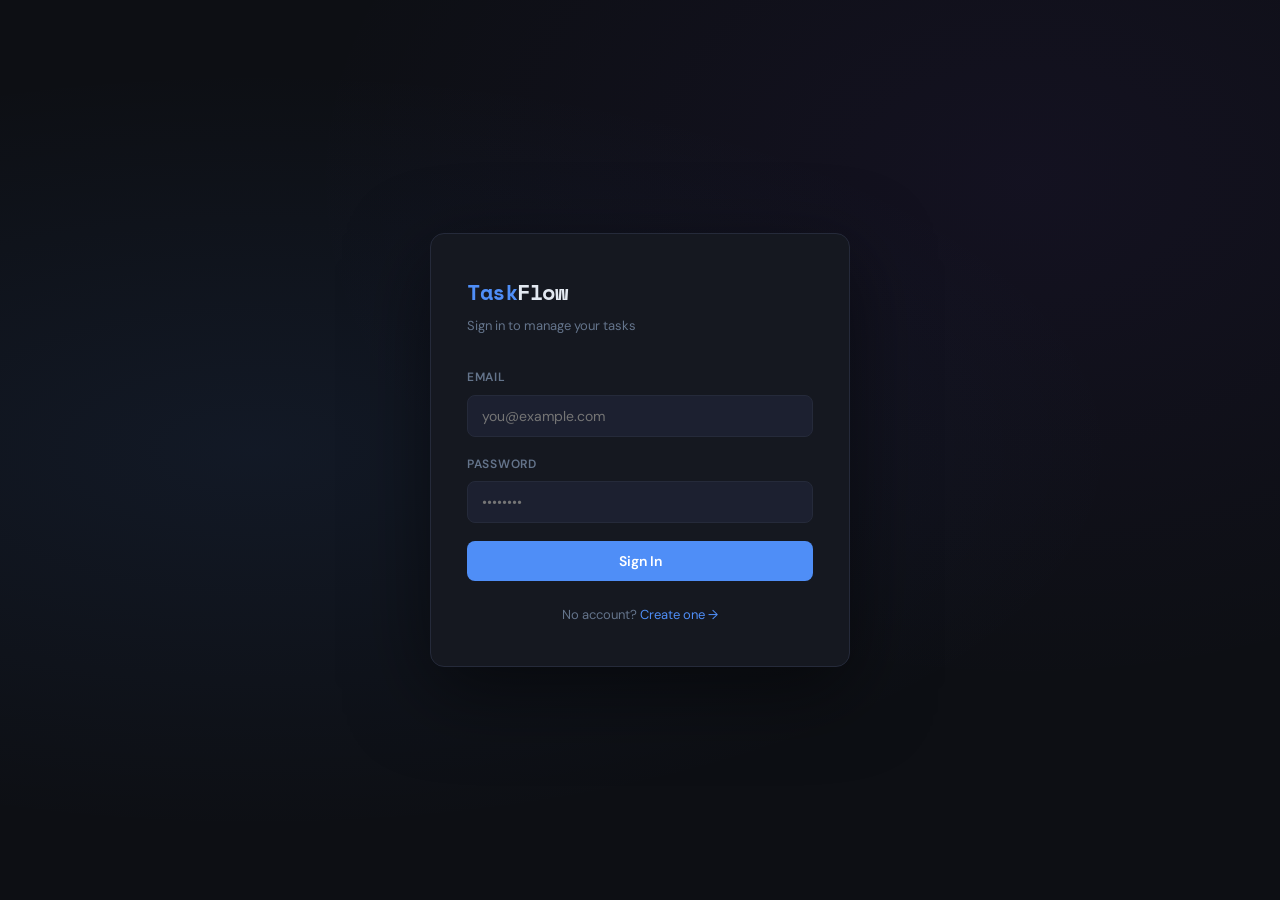
<file: frontend/index.html>
<!DOCTYPE html>
<html lang="en">
<head>
  <meta charset="UTF-8" />
  <meta name="viewport" content="width=device-width, initial-scale=1.0" />
  <title>TaskFlow – Login</title>
  <link rel="stylesheet" href="css/style.css" />
</head>
<body>
  <div class="auth-wrap">
    <div class="auth-card">
      <div class="brand">Task<span>Flow</span></div>
      <p class="auth-subtitle">Sign in to manage your tasks</p>

      <div id="login-alert" class="alert"></div>

      <form id="login-form" autocomplete="off">
        <div class="form-group">
          <label>Email</label>
          <input type="email" name="email" placeholder="you@example.com" required />
        </div>
        <div class="form-group">
          <label>Password</label>
          <input type="password" name="password" placeholder="••••••••" required />
        </div>
        <button type="submit" class="btn btn-primary" data-label="Sign In">Sign In</button>
      </form>

      <div class="auth-footer">
        No account? <a href="register.html">Create one →</a>
      </div>
    </div>
  </div>

  <script src="js/api.js"></script>
  <script src="js/auth.js"></script>
  <script>
    // Redirect if already logged in
    if (localStorage.getItem("tf_token")) window.location.href = "dashboard.html";
  </script>
</body>
</html>
</file>
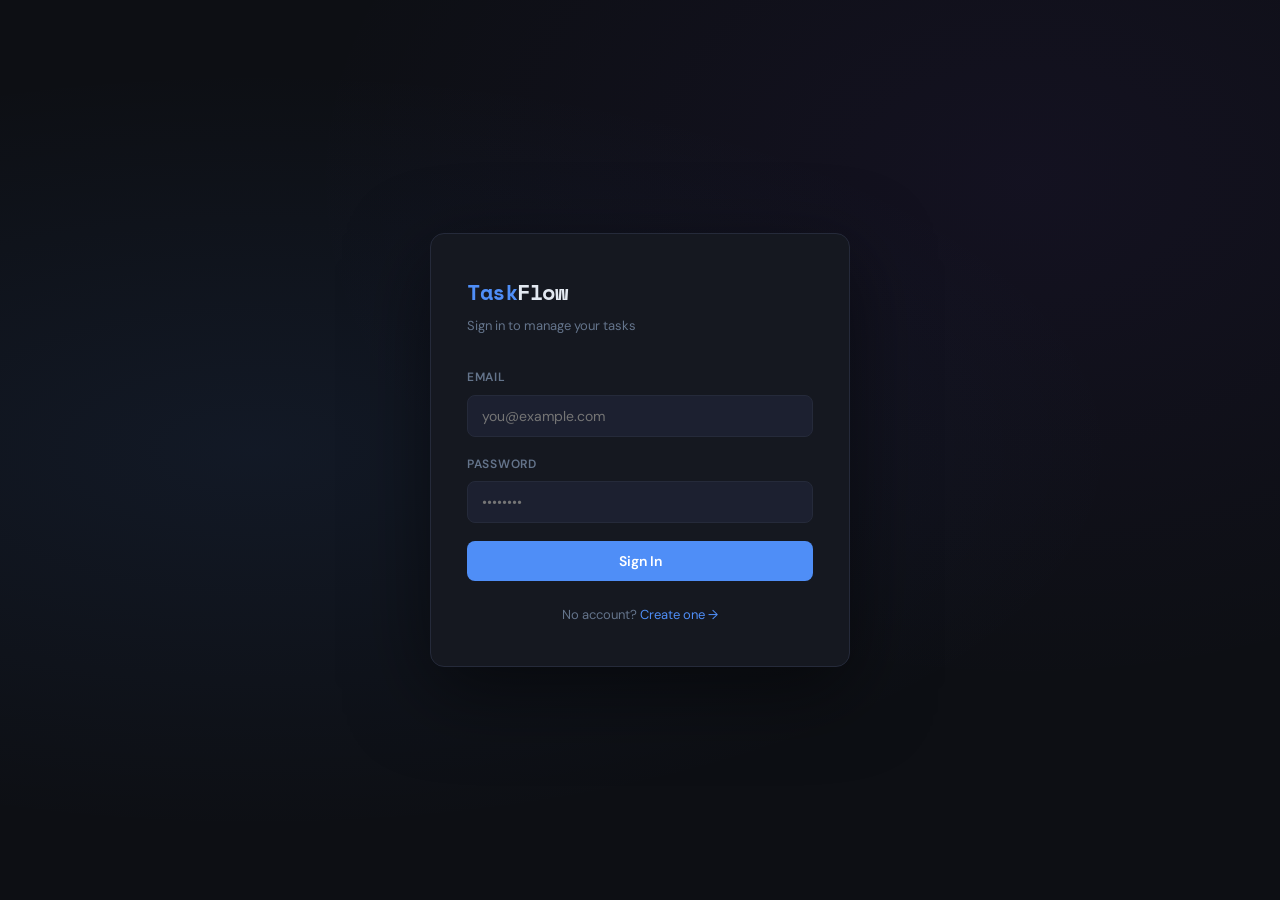
<file: frontend/dashboard.html>
<!DOCTYPE html>
<html lang="en">
<head>
  <meta charset="UTF-8" />
  <meta name="viewport" content="width=device-width, initial-scale=1.0" />
  <title>TaskFlow – Dashboard</title>
  <link rel="stylesheet" href="css/style.css" />
</head>
<body>
<div class="app">
  <div class="dash-layout">

    <!-- ── Sidebar ────────────────────────────────────────────────── -->
    <aside class="sidebar">
      <div class="sidebar-brand">Task<span>Flow</span></div>

      <nav>
        <div class="nav-item" data-section="tasks">
          <svg viewBox="0 0 24 24" fill="none" stroke="currentColor" stroke-width="2">
            <path d="M9 5H7a2 2 0 00-2 2v12a2 2 0 002 2h10a2 2 0 002-2V7a2 2 0 00-2-2h-2M9 5a2 2 0 002 2h2a2 2 0 002-2M9 5a2 2 0 012-2h2a2 2 0 012 2m-6 9l2 2 4-4"/>
          </svg>
          My Tasks
        </div>
        <div class="nav-item" data-section="users" id="nav-users" style="display:none">
          <svg viewBox="0 0 24 24" fill="none" stroke="currentColor" stroke-width="2">
            <path d="M17 21v-2a4 4 0 00-4-4H5a4 4 0 00-4 4v2"/><circle cx="9" cy="7" r="4"/>
            <path d="M23 21v-2a4 4 0 00-3-3.87M16 3.13a4 4 0 010 7.75"/>
          </svg>
          Manage Users
        </div>
      </nav>

      <div class="sidebar-footer">
        <div class="user-chip">
          <div class="avatar" id="sidebar-avatar">U</div>
          <div class="user-info">
            <div class="user-name" id="sidebar-name">User</div>
            <span class="user-role" id="sidebar-role">user</span>
          </div>
          <button class="logout-btn" id="logout-btn" title="Logout">
            <svg width="18" height="18" viewBox="0 0 24 24" fill="none" stroke="currentColor" stroke-width="2">
              <path d="M9 21H5a2 2 0 01-2-2V5a2 2 0 012-2h4M16 17l5-5-5-5M21 12H9"/>
            </svg>
          </button>
        </div>
      </div>
    </aside>

    <!-- ── Main content ───────────────────────────────────────────── -->
    <main class="main-content">

      <!-- ── Tasks section ──────────────────────────────────────── -->
      <div id="section-tasks" class="section">
        <div class="page-header">
          <div class="page-title">My <span>Tasks</span></div>
          <button class="btn btn-primary" id="new-task-btn">
            <svg width="16" height="16" viewBox="0 0 24 24" fill="none" stroke="currentColor" stroke-width="2.5">
              <path d="M12 5v14M5 12h14"/>
            </svg>
            New Task
          </button>
        </div>

        <!-- Stats -->
        <div class="stats-row">
          <div class="stat-card">
            <div class="stat-label">Total</div>
            <div class="stat-value" id="stat-total">0</div>
          </div>
          <div class="stat-card">
            <div class="stat-label">To Do</div>
            <div class="stat-value todo" id="stat-todo">0</div>
          </div>
          <div class="stat-card">
            <div class="stat-label">In Progress</div>
            <div class="stat-value inprog" id="stat-inprog">0</div>
          </div>
          <div class="stat-card">
            <div class="stat-label">Done</div>
            <div class="stat-value done" id="stat-done">0</div>
          </div>
        </div>

        <!-- Filters -->
        <div class="filters">
          <select class="filter-select" id="filter-status">
            <option value="">All Statuses</option>
            <option value="todo">To Do</option>
            <option value="in_progress">In Progress</option>
            <option value="done">Done</option>
          </select>
          <select class="filter-select" id="filter-priority">
            <option value="">All Priorities</option>
            <option value="low">Low</option>
            <option value="medium">Medium</option>
            <option value="high">High</option>
          </select>
        </div>

        <!-- Grid -->
        <div class="tasks-grid" id="tasks-grid"></div>
      </div>

      <!-- ── Users section (admin) ──────────────────────────────── -->
      <div id="section-users" class="section">
        <div class="page-header">
          <div class="page-title">Manage <span>Users</span></div>
          <span style="color:var(--muted);font-size:13px">Total: <strong id="stat-users">—</strong></span>
        </div>
        <div class="table-wrap">
          <table>
            <thead>
              <tr>
                <th>Name</th>
                <th>Email</th>
                <th>Role</th>
                <th>Joined</th>
                <th>Actions</th>
              </tr>
            </thead>
            <tbody id="users-tbody">
              <tr><td colspan="5" style="text-align:center;color:var(--muted);padding:30px">Loading…</td></tr>
            </tbody>
          </table>
        </div>
      </div>

    </main>
  </div>
</div>

<!-- ── Create Task Modal ──────────────────────────────────────────── -->
<div class="modal-backdrop" id="create-modal">
  <div class="modal">
    <div class="modal-header">
      <div class="modal-title">New Task</div>
      <button class="modal-close" id="create-close">×</button>
    </div>
    <form id="create-form">
      <div class="form-group">
        <label>Title *</label>
        <input type="text" name="title" placeholder="What needs to be done?" required maxlength="200" />
      </div>
      <div class="form-group">
        <label>Description</label>
        <textarea name="description" placeholder="Optional details…"></textarea>
      </div>
      <div style="display:grid;grid-template-columns:1fr 1fr;gap:14px">
        <div class="form-group">
          <label>Priority</label>
          <select name="priority">
            <option value="low">Low</option>
            <option value="medium" selected>Medium</option>
            <option value="high">High</option>
          </select>
        </div>
        <div class="form-group">
          <label>Status</label>
          <select name="status">
            <option value="todo" selected>To Do</option>
            <option value="in_progress">In Progress</option>
            <option value="done">Done</option>
          </select>
        </div>
      </div>
      <div class="form-group">
        <label>Due Date</label>
        <input type="date" name="due_date" />
      </div>
      <div class="modal-actions">
        <button type="button" class="btn btn-ghost" id="create-cancel" onclick="document.getElementById('create-modal').classList.remove('open')">Cancel</button>
        <button type="submit" class="btn btn-primary" style="width:auto">Create Task</button>
      </div>
    </form>
  </div>
</div>

<!-- ── Edit Task Modal ────────────────────────────────────────────── -->
<div class="modal-backdrop" id="edit-modal">
  <div class="modal">
    <div class="modal-header">
      <div class="modal-title">Edit Task</div>
      <button class="modal-close" id="edit-close">×</button>
    </div>
    <form id="edit-form">
      <div class="form-group">
        <label>Title</label>
        <input type="text" name="title" required maxlength="200" />
      </div>
      <div class="form-group">
        <label>Description</label>
        <textarea name="description"></textarea>
      </div>
      <div style="display:grid;grid-template-columns:1fr 1fr;gap:14px">
        <div class="form-group">
          <label>Priority</label>
          <select name="priority">
            <option value="low">Low</option>
            <option value="medium">Medium</option>
            <option value="high">High</option>
          </select>
        </div>
        <div class="form-group">
          <label>Status</label>
          <select name="status">
            <option value="todo">To Do</option>
            <option value="in_progress">In Progress</option>
            <option value="done">Done</option>
          </select>
        </div>
      </div>
      <div class="form-group">
        <label>Due Date</label>
        <input type="date" name="due_date" />
      </div>
      <div class="modal-actions">
        <button type="button" class="btn btn-ghost" onclick="document.getElementById('edit-modal').classList.remove('open')">Cancel</button>
        <button type="submit" class="btn btn-primary" style="width:auto">Save Changes</button>
      </div>
    </form>
  </div>
</div>

<script src="js/api.js"></script>
<script src="js/dashboard.js"></script>
</body>
</html>
</file>
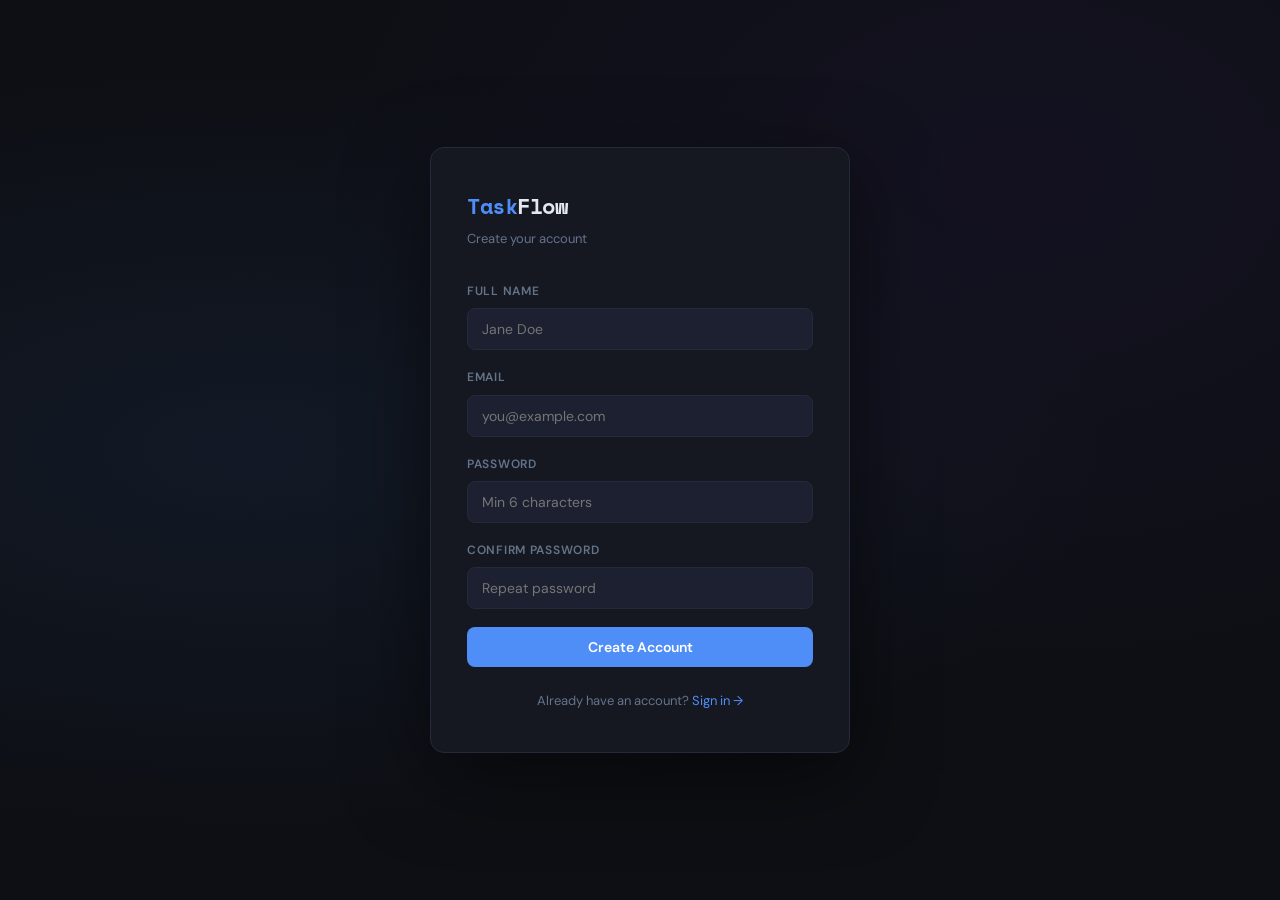
<file: frontend/register.html>
<!DOCTYPE html>
<html lang="en">
<head>
  <meta charset="UTF-8" />
  <meta name="viewport" content="width=device-width, initial-scale=1.0" />
  <title>TaskFlow – Register</title>
  <link rel="stylesheet" href="css/style.css" />
</head>
<body>
  <div class="auth-wrap">
    <div class="auth-card">
      <div class="brand">Task<span>Flow</span></div>
      <p class="auth-subtitle">Create your account</p>

      <div id="reg-alert" class="alert"></div>

      <form id="register-form" autocomplete="off">
        <div class="form-group">
          <label>Full Name</label>
          <input type="text" name="name" placeholder="Jane Doe" required minlength="2" maxlength="50" />
        </div>
        <div class="form-group">
          <label>Email</label>
          <input type="email" name="email" placeholder="you@example.com" required />
        </div>
        <div class="form-group">
          <label>Password</label>
          <input type="password" name="password" placeholder="Min 6 characters" required minlength="6" />
        </div>
        <div class="form-group">
          <label>Confirm Password</label>
          <input type="password" name="confirm" placeholder="Repeat password" required />
        </div>
        <button type="submit" class="btn btn-primary" data-label="Create Account">Create Account</button>
      </form>

      <div class="auth-footer">
        Already have an account? <a href="index.html">Sign in →</a>
      </div>
    </div>
  </div>

  <script src="js/api.js"></script>
  <script src="js/auth.js"></script>
  <script>
    if (localStorage.getItem("tf_token")) window.location.href = "dashboard.html";
  </script>
</body>
</html>
</file>
<file: frontend/css/style.css>
@import url('https://fonts.googleapis.com/css2?family=Space+Mono:wght@400;700&family=DM+Sans:wght@300;400;500;600&display=swap');

:root {
  --bg: #0d0f14;
  --surface: #151820;
  --surface2: #1c2030;
  --border: #252a3a;
  --accent: #4f8ef7;
  --accent2: #7c3aed;
  --success: #22c55e;
  --warning: #f59e0b;
  --danger: #ef4444;
  --text: #e2e8f0;
  --muted: #64748b;
  --mono: 'Space Mono', monospace;
  --sans: 'DM Sans', sans-serif;
  --radius: 8px;
  --transition: 0.18s ease;
}

* { box-sizing: border-box; margin: 0; padding: 0; }

body {
  font-family: var(--sans);
  background: var(--bg);
  color: var(--text);
  min-height: 100vh;
  font-size: 15px;
  line-height: 1.6;
}

/* ── Layout ──────────────────────────────────────────── */
.app { display: flex; flex-direction: column; min-height: 100vh; }

.page { display: none; }
.page.active { display: flex; flex-direction: column; min-height: 100vh; }

/* ── Auth pages ──────────────────────────────────────── */
.auth-wrap {
  display: flex; align-items: center; justify-content: center;
  min-height: 100vh;
  background: radial-gradient(ellipse at 20% 50%, rgba(79,142,247,.08) 0%, transparent 60%),
              radial-gradient(ellipse at 80% 20%, rgba(124,58,237,.06) 0%, transparent 50%),
              var(--bg);
}

.auth-card {
  width: 100%; max-width: 420px;
  background: var(--surface);
  border: 1px solid var(--border);
  border-radius: 14px;
  padding: 40px 36px;
  box-shadow: 0 24px 80px rgba(0,0,0,.5);
}

.brand {
  font-family: var(--mono);
  font-size: 22px;
  font-weight: 700;
  color: var(--accent);
  letter-spacing: -0.5px;
  margin-bottom: 6px;
}
.brand span { color: var(--text); }

.auth-subtitle { color: var(--muted); font-size: 13px; margin-bottom: 32px; }

/* ── Form elements ───────────────────────────────────── */
.form-group { margin-bottom: 18px; }
.form-group label {
  display: block;
  font-size: 12px;
  font-weight: 600;
  text-transform: uppercase;
  letter-spacing: .06em;
  color: var(--muted);
  margin-bottom: 7px;
}
.form-group input, .form-group select, .form-group textarea {
  width: 100%;
  background: var(--surface2);
  border: 1px solid var(--border);
  border-radius: var(--radius);
  padding: 11px 14px;
  color: var(--text);
  font-family: var(--sans);
  font-size: 14px;
  outline: none;
  transition: border-color var(--transition), box-shadow var(--transition);
}
.form-group input:focus, .form-group select:focus, .form-group textarea:focus {
  border-color: var(--accent);
  box-shadow: 0 0 0 3px rgba(79,142,247,.15);
}
.form-group textarea { resize: vertical; min-height: 80px; }

select option { background: var(--surface2); }

/* ── Buttons ─────────────────────────────────────────── */
.btn {
  display: inline-flex; align-items: center; gap: 7px;
  padding: 11px 22px;
  border: none; border-radius: var(--radius);
  font-family: var(--sans); font-size: 14px; font-weight: 600;
  cursor: pointer;
  transition: all var(--transition);
  text-decoration: none;
}
.btn-primary {
  background: var(--accent);
  color: #fff;
  width: 100%; justify-content: center;
}
.btn-primary:hover { background: #3b7ee6; transform: translateY(-1px); box-shadow: 0 6px 20px rgba(79,142,247,.3); }
.btn-sm { padding: 7px 14px; font-size: 13px; }
.btn-ghost {
  background: transparent;
  border: 1px solid var(--border);
  color: var(--text);
}
.btn-ghost:hover { border-color: var(--accent); color: var(--accent); }
.btn-danger { background: var(--danger); color: #fff; }
.btn-danger:hover { background: #dc2626; }
.btn-success { background: var(--success); color: #fff; }

/* ── Alert messages ──────────────────────────────────── */
.alert {
  padding: 12px 16px;
  border-radius: var(--radius);
  font-size: 13px;
  margin-bottom: 18px;
  display: none;
  align-items: center; gap: 8px;
}
.alert.show { display: flex; }
.alert-error { background: rgba(239,68,68,.12); border: 1px solid rgba(239,68,68,.3); color: #fca5a5; }
.alert-success { background: rgba(34,197,94,.1); border: 1px solid rgba(34,197,94,.25); color: #86efac; }

.auth-footer { text-align: center; margin-top: 24px; font-size: 13px; color: var(--muted); }
.auth-footer a { color: var(--accent); text-decoration: none; }
.auth-footer a:hover { text-decoration: underline; }

/* ── Dashboard layout ────────────────────────────────── */
.dash-layout { display: flex; min-height: 100vh; }

.sidebar {
  width: 240px; min-height: 100vh;
  background: var(--surface);
  border-right: 1px solid var(--border);
  display: flex; flex-direction: column;
  padding: 24px 0;
  position: fixed; top: 0; left: 0; bottom: 0;
  z-index: 10;
}
.sidebar-brand {
  font-family: var(--mono); font-size: 18px; font-weight: 700;
  color: var(--accent);
  padding: 0 24px 28px;
  border-bottom: 1px solid var(--border);
  margin-bottom: 16px;
}
.sidebar-brand span { color: var(--text); }

.nav-item {
  display: flex; align-items: center; gap: 10px;
  padding: 11px 24px;
  color: var(--muted);
  cursor: pointer;
  font-size: 14px; font-weight: 500;
  border-left: 3px solid transparent;
  transition: all var(--transition);
  user-select: none;
}
.nav-item:hover { color: var(--text); background: var(--surface2); }
.nav-item.active { color: var(--accent); border-left-color: var(--accent); background: rgba(79,142,247,.08); }
.nav-item svg { width: 17px; height: 17px; flex-shrink: 0; }

.sidebar-footer {
  margin-top: auto;
  padding: 16px 24px;
  border-top: 1px solid var(--border);
}
.user-chip {
  display: flex; align-items: center; gap: 10px;
  font-size: 13px;
}
.avatar {
  width: 34px; height: 34px; border-radius: 50%;
  background: linear-gradient(135deg, var(--accent), var(--accent2));
  display: flex; align-items: center; justify-content: center;
  font-size: 13px; font-weight: 700; color: #fff;
  flex-shrink: 0;
}
.user-info { flex: 1; min-width: 0; }
.user-name { font-weight: 600; color: var(--text); white-space: nowrap; overflow: hidden; text-overflow: ellipsis; }
.user-role {
  font-size: 11px; font-weight: 700; text-transform: uppercase; letter-spacing: .06em;
  color: var(--accent);
  background: rgba(79,142,247,.12);
  padding: 1px 6px; border-radius: 3px;
  display: inline-block; margin-top: 2px;
}
.user-role.admin { color: #a78bfa; background: rgba(124,58,237,.15); }

.logout-btn {
  background: none; border: none;
  color: var(--muted); cursor: pointer;
  padding: 4px; border-radius: 4px;
  transition: color var(--transition);
  flex-shrink: 0;
}
.logout-btn:hover { color: var(--danger); }

/* ── Main content ────────────────────────────────────── */
.main-content {
  margin-left: 240px;
  flex: 1;
  padding: 32px;
  max-width: calc(100vw - 240px);
}

.page-header {
  display: flex; align-items: center; justify-content: space-between;
  margin-bottom: 28px;
  padding-bottom: 20px;
  border-bottom: 1px solid var(--border);
}
.page-title {
  font-family: var(--mono); font-size: 22px; font-weight: 700;
  color: var(--text);
  letter-spacing: -0.3px;
}
.page-title span { color: var(--accent); }

/* ── Stats cards ─────────────────────────────────────── */
.stats-row {
  display: grid;
  grid-template-columns: repeat(auto-fit, minmax(160px, 1fr));
  gap: 16px;
  margin-bottom: 28px;
}
.stat-card {
  background: var(--surface);
  border: 1px solid var(--border);
  border-radius: 10px;
  padding: 20px;
}
.stat-label { font-size: 11px; text-transform: uppercase; letter-spacing: .07em; color: var(--muted); margin-bottom: 8px; }
.stat-value { font-family: var(--mono); font-size: 28px; font-weight: 700; color: var(--text); }
.stat-value.todo { color: var(--muted); }
.stat-value.inprog { color: var(--warning); }
.stat-value.done { color: var(--success); }

/* ── Filters ─────────────────────────────────────────── */
.filters {
  display: flex; gap: 10px; flex-wrap: wrap;
  margin-bottom: 20px;
}
.filter-select {
  background: var(--surface);
  border: 1px solid var(--border);
  border-radius: var(--radius);
  color: var(--text);
  padding: 8px 12px;
  font-size: 13px;
  outline: none;
  cursor: pointer;
}
.filter-select:focus { border-color: var(--accent); }

/* ── Task grid / list ────────────────────────────────── */
.tasks-grid {
  display: grid;
  grid-template-columns: repeat(auto-fill, minmax(300px, 1fr));
  gap: 16px;
}

.task-card {
  background: var(--surface);
  border: 1px solid var(--border);
  border-radius: 10px;
  padding: 18px;
  transition: border-color var(--transition), transform var(--transition), box-shadow var(--transition);
  position: relative;
  overflow: hidden;
}
.task-card:hover { border-color: var(--accent); transform: translateY(-2px); box-shadow: 0 8px 30px rgba(0,0,0,.3); }
.task-card::before {
  content: '';
  position: absolute; top: 0; left: 0;
  width: 3px; height: 100%;
  background: var(--accent);
  opacity: 0;
  transition: opacity var(--transition);
}
.task-card:hover::before { opacity: 1; }

.task-header { display: flex; align-items: flex-start; justify-content: space-between; margin-bottom: 10px; gap: 8px; }
.task-title { font-weight: 600; font-size: 15px; color: var(--text); line-height: 1.4; flex: 1; }
.task-actions { display: flex; gap: 6px; flex-shrink: 0; }

.task-desc { font-size: 13px; color: var(--muted); margin-bottom: 14px; line-height: 1.5; }

.task-meta { display: flex; gap: 8px; flex-wrap: wrap; align-items: center; }

.badge {
  font-size: 11px; font-weight: 700;
  text-transform: uppercase; letter-spacing: .05em;
  padding: 3px 9px; border-radius: 20px;
}
.badge-todo { background: rgba(100,116,139,.2); color: #94a3b8; }
.badge-inprog { background: rgba(245,158,11,.15); color: #fcd34d; }
.badge-done { background: rgba(34,197,94,.12); color: #86efac; }
.badge-low { background: rgba(100,116,139,.15); color: #94a3b8; }
.badge-medium { background: rgba(245,158,11,.12); color: #fcd34d; }
.badge-high { background: rgba(239,68,68,.12); color: #fca5a5; }

.task-owner { font-size: 12px; color: var(--muted); margin-left: auto; }
.task-date { font-size: 11px; color: var(--muted); font-family: var(--mono); }

/* ── Empty state ─────────────────────────────────────── */
.empty-state {
  text-align: center; padding: 60px 20px;
  color: var(--muted);
  grid-column: 1 / -1;
}
.empty-state svg { width: 48px; height: 48px; opacity: .3; margin-bottom: 12px; }
.empty-state p { font-size: 15px; }

/* ── Modal ───────────────────────────────────────────── */
.modal-backdrop {
  position: fixed; inset: 0;
  background: rgba(0,0,0,.65);
  backdrop-filter: blur(4px);
  display: flex; align-items: center; justify-content: center;
  z-index: 100;
  opacity: 0; pointer-events: none;
  transition: opacity 0.2s;
}
.modal-backdrop.open { opacity: 1; pointer-events: all; }

.modal {
  background: var(--surface);
  border: 1px solid var(--border);
  border-radius: 14px;
  padding: 32px;
  width: 100%; max-width: 480px;
  transform: translateY(10px); transition: transform 0.2s;
  box-shadow: 0 30px 80px rgba(0,0,0,.6);
}
.modal-backdrop.open .modal { transform: translateY(0); }

.modal-header { display: flex; align-items: center; justify-content: space-between; margin-bottom: 24px; }
.modal-title { font-family: var(--mono); font-size: 18px; font-weight: 700; }
.modal-close { background: none; border: none; color: var(--muted); cursor: pointer; font-size: 22px; line-height: 1; transition: color var(--transition); }
.modal-close:hover { color: var(--text); }

.modal-actions { display: flex; gap: 10px; justify-content: flex-end; margin-top: 24px; }

/* ── Users table (admin) ─────────────────────────────── */
.table-wrap {
  background: var(--surface);
  border: 1px solid var(--border);
  border-radius: 10px;
  overflow: hidden;
}
table { width: 100%; border-collapse: collapse; }
th {
  font-size: 11px; text-transform: uppercase; letter-spacing: .06em;
  color: var(--muted); font-weight: 600;
  padding: 13px 16px;
  background: var(--surface2);
  text-align: left; border-bottom: 1px solid var(--border);
}
td { padding: 14px 16px; border-bottom: 1px solid var(--border); font-size: 14px; }
tr:last-child td { border-bottom: none; }
tr:hover td { background: var(--surface2); }

/* ── Loading spinner ─────────────────────────────────── */
.spinner {
  display: inline-block;
  width: 18px; height: 18px;
  border: 2px solid rgba(255,255,255,.2);
  border-top-color: #fff;
  border-radius: 50%;
  animation: spin 0.6s linear infinite;
  vertical-align: middle;
}
@keyframes spin { to { transform: rotate(360deg); } }

/* ── Section tabs ────────────────────────────────────── */
.section { display: none; }
.section.active { display: block; }

/* ── Scrollbar ───────────────────────────────────────── */
::-webkit-scrollbar { width: 6px; }
::-webkit-scrollbar-track { background: var(--bg); }
::-webkit-scrollbar-thumb { background: var(--border); border-radius: 3px; }
::-webkit-scrollbar-thumb:hover { background: var(--muted); }
</file>
